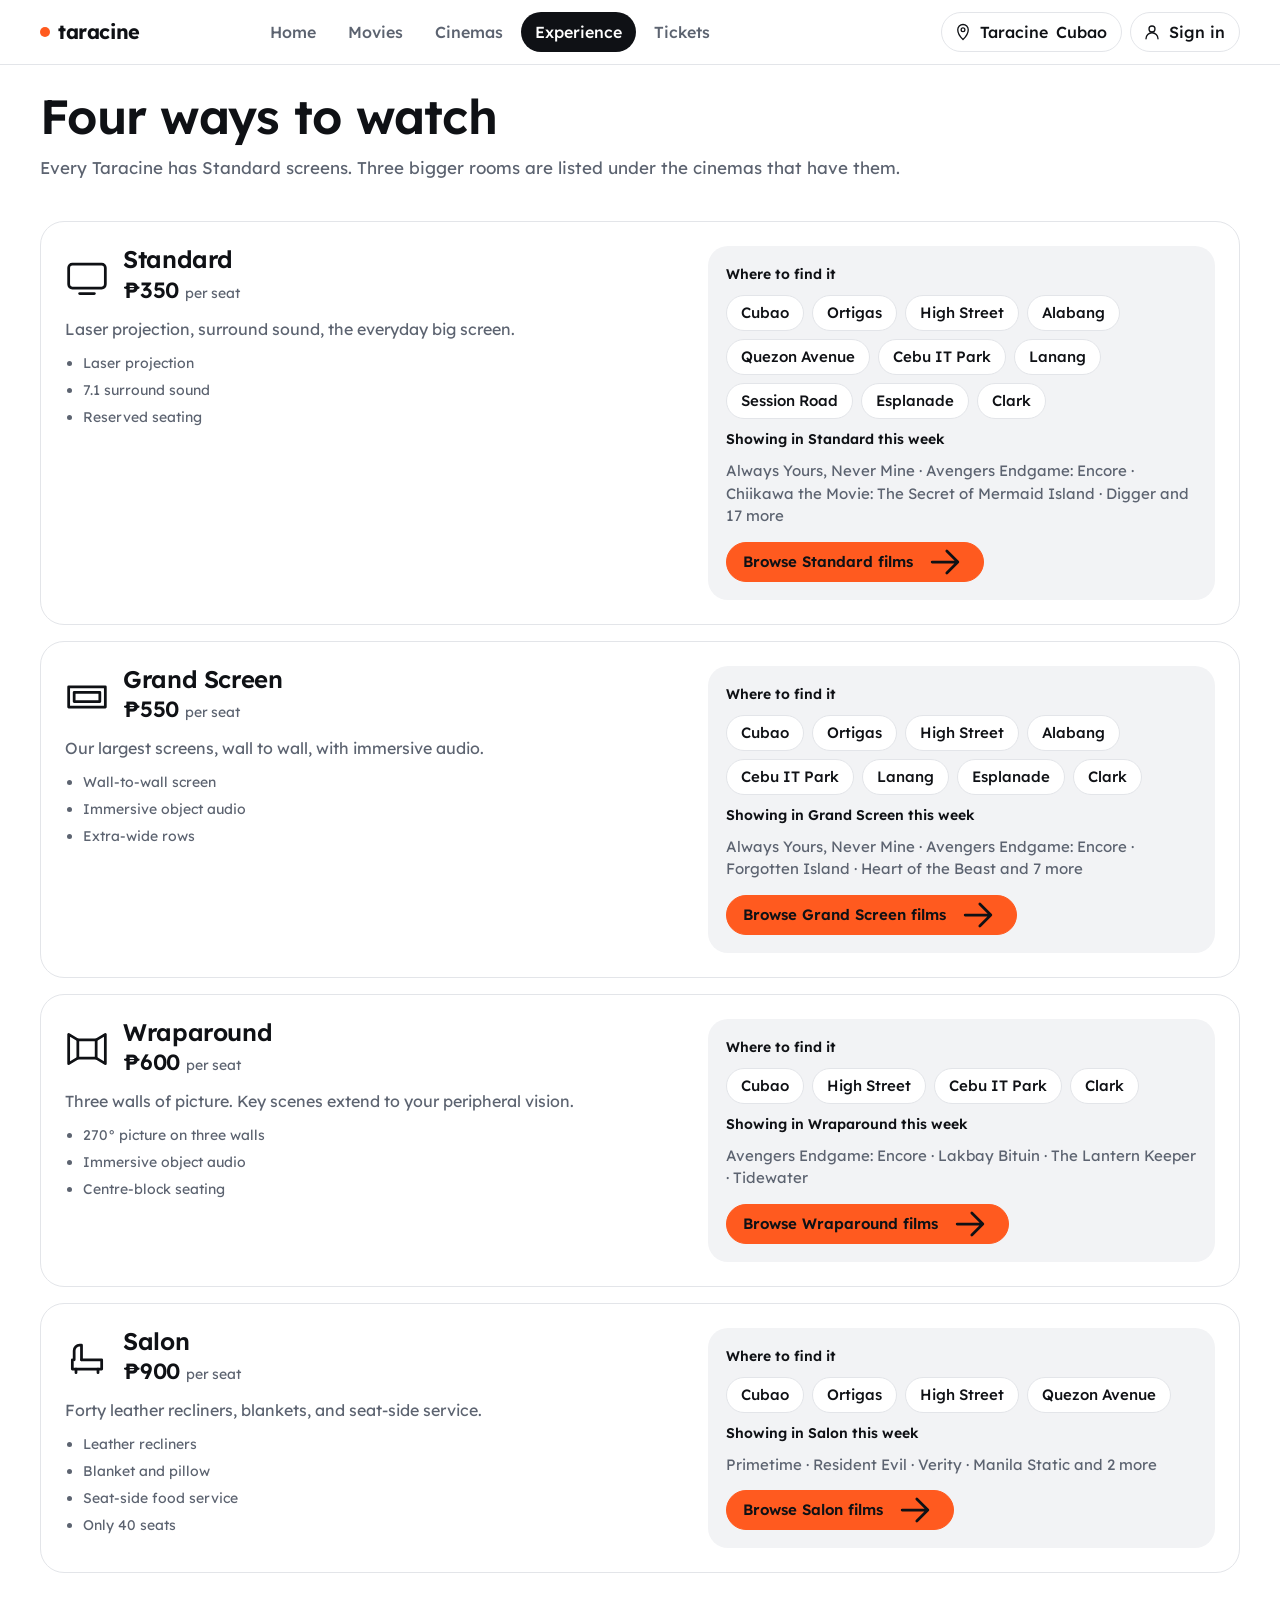
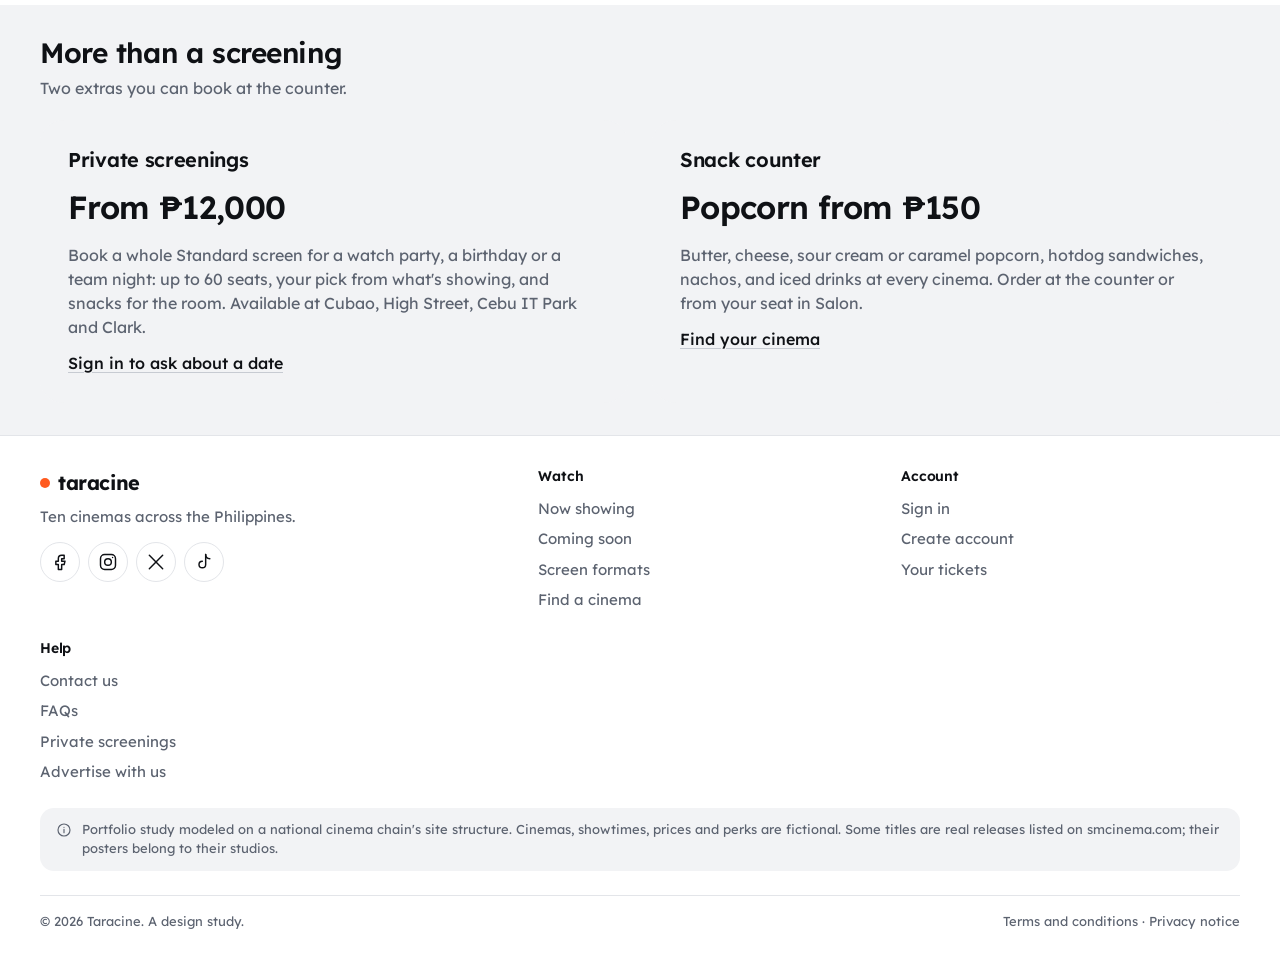
<file: experience.html>
<!doctype html>
<html lang="en">
<head>
<title>Experience — Taracine</title>
<meta charset="utf-8">
<meta name="viewport" content="width=device-width, initial-scale=1, viewport-fit=cover">
<meta name="description" content="Standard, Grand Screen, Wraparound and Salon: what each Taracine format offers and where to find it.">
<meta name="theme-color" content="#FFFFFF">
<link rel="preconnect" href="https://fonts.googleapis.com">
<link rel="preconnect" href="https://fonts.gstatic.com" crossorigin>
<link href="https://fonts.googleapis.com/css2?family=Lexend:wght@400;500;600;700&display=swap" rel="stylesheet">
<link rel="stylesheet" href="assets/css/taracine.css">
<link rel="icon" href="data:image/svg+xml,%3Csvg xmlns='http://www.w3.org/2000/svg' viewBox='0 0 32 32'%3E%3Crect width='32' height='32' rx='8' fill='%230F1115'/%3E%3Ccircle cx='16' cy='16' r='7' fill='%23FF5A1F'/%3E%3C/svg%3E">

</head>
<body data-page="experience">
<svg xmlns="http://www.w3.org/2000/svg" style="display:none" aria-hidden="true">
  <symbol id="i-home" viewBox="0 0 24 24"><path d="M3 11l9-8 9 8v9a1 1 0 0 1-1 1h-5v-6h-6v6H4a1 1 0 0 1-1-1z"/></symbol>
  <symbol id="i-film" viewBox="0 0 24 24"><rect x="3" y="4" width="18" height="16" rx="3"/><path d="M8 4v16M16 4v16M3 9h5M3 15h5M16 9h5M16 15h5"/></symbol>
  <symbol id="i-pin" viewBox="0 0 24 24"><path d="M12 22s7-6.5 7-13a7 7 0 0 0-14 0c0 6.5 7 13 7 13z"/><circle cx="12" cy="9" r="2.5"/></symbol>
  <symbol id="i-ticket" viewBox="0 0 24 24"><path d="M3 9V7a2 2 0 0 1 2-2h14a2 2 0 0 1 2 2v2a3 3 0 0 0 0 6v2a2 2 0 0 1-2 2H5a2 2 0 0 1-2-2v-2a3 3 0 0 0 0-6z"/><path d="M13 5v14"/></symbol>
  <symbol id="i-user" viewBox="0 0 24 24"><circle cx="12" cy="8" r="4"/><path d="M4 21a8 8 0 0 1 16 0"/></symbol>
  <symbol id="i-close" viewBox="0 0 24 24"><path d="M6 6l12 12M18 6L6 18"/></symbol>
  <symbol id="i-chevron" viewBox="0 0 24 24"><path d="M6 9l6 6 6-6"/></symbol>
  <symbol id="i-arrow" viewBox="0 0 24 24"><path d="M5 12h14M13 6l6 6-6 6"/></symbol>
  <symbol id="i-check" viewBox="0 0 24 24"><path d="M5 12l5 5L20 7"/></symbol>
  <symbol id="i-info" viewBox="0 0 24 24"><circle cx="12" cy="12" r="9"/><path d="M12 11v5M12 8h.01"/></symbol>
  <symbol id="i-clock" viewBox="0 0 24 24"><circle cx="12" cy="12" r="9"/><path d="M12 7v5l3 2"/></symbol>
  <symbol id="i-cal" viewBox="0 0 24 24"><rect x="3" y="5" width="18" height="16" rx="3"/><path d="M3 10h18M8 3v4M16 3v4"/></symbol>
  <symbol id="i-play" viewBox="0 0 24 24"><path d="M7 5v14l11-7z"/></symbol>
  <symbol id="i-open" viewBox="0 0 24 24"><path d="M7 17L17 7M9 7h8v8"/></symbol>
  <symbol id="i-minus" viewBox="0 0 24 24"><path d="M6 12h12"/></symbol>
  <symbol id="i-plus" viewBox="0 0 24 24"><path d="M12 6v12M6 12h12"/></symbol>
  <symbol id="i-screen" viewBox="0 0 24 24"><rect x="2" y="5" width="20" height="13" rx="2"/><path d="M8 21h8"/></symbol>
  <symbol id="i-grand" viewBox="0 0 24 24"><path d="M2 7h20v11H2z"/><path d="M5 10h14v5H5z"/></symbol>
  <symbol id="i-wrap" viewBox="0 0 24 24"><path d="M7 7h10v10H7z"/><path d="M7 7L2 4v16l5-3M17 7l5-3v16l-5-3"/></symbol>
  <symbol id="i-salon" viewBox="0 0 24 24"><path d="M5 13V8a3 3 0 0 1 3-3h1v8"/><path d="M9 13h11v5H4v-5"/><path d="M6 18v2M18 18v2"/></symbol>
  <symbol id="i-fb" viewBox="0 0 24 24"><path d="M14 8h3V4h-3a4 4 0 0 0-4 4v3H7v4h3v6h4v-6h3l1-4h-4V8z"/></symbol>
  <symbol id="i-ig" viewBox="0 0 24 24"><rect x="3" y="3" width="18" height="18" rx="5"/><circle cx="12" cy="12" r="4"/><path d="M17.5 6.5h.01"/></symbol>
  <symbol id="i-x" viewBox="0 0 24 24"><path d="M4 4l16 16M20 4L4 20"/></symbol>
  <symbol id="i-tt" viewBox="0 0 24 24"><path d="M14 3v12a4 4 0 1 1-4-4"/><path d="M14 3c0 3 2 5 5 5"/></symbol>
  <symbol id="i-wheel" viewBox="0 0 24 24"><circle cx="13" cy="4" r="2"/><path d="M11 7v6h5l3 6"/><path d="M8.5 11.5a5 5 0 1 0 7 7"/></symbol>
  <symbol id="i-reset" viewBox="0 0 24 24"><path d="M3 12a9 9 0 1 0 3-6.7"/><path d="M3 4v5h5"/></symbol>
</svg>

<header class="topbar">
  <div class="wrap topbar__in">
    <a class="wordmark" href="index.html"><i aria-hidden="true"></i>taracine</a>
    <nav class="nav" aria-label="Main">
      <a href="index.html" data-nav="home">Home</a>
      <a href="movies.html" data-nav="movies">Movies</a>
      <a href="cinemas.html" data-nav="cinemas">Cinemas</a>
      <a href="experience.html" data-nav="experience">Experience</a>
      <a href="tickets.html" data-nav="tickets">Tickets</a>
    </nav>
    <div class="topbar__right">
      <a class="pill" href="cinemas.html" id="cinema-pill" title="Your cinema"><svg class="icon"><use href="#i-pin"/></svg><span class="long">Taracine </span><span id="cinema-pill-name">Cubao</span></a>
      <a class="pill sign" href="login.html" id="sign-in" data-nav="login"><svg class="icon"><use href="#i-user"/></svg>Sign in</a>
    </div>
  </div>
</header>

<main id="main">
<div class="wrap">
  <section class="hero">
    <h1>Four ways to watch</h1>
    <p class="sub">Every Taracine has Standard screens. Three bigger rooms are listed under the cinemas that have them.</p>
  </section>
</div>
<section class="course" aria-labelledby="formats-title">
  <div class="wrap">
    <h2 id="formats-title" class="visually-hidden">Screen formats</h2>
    <div class="xp" id="xp"></div>
  </div>
</section>
<section class="course course--panel" aria-labelledby="more-title">
  <div class="wrap">
    <div class="course__head"><div class="lead"><h2 id="more-title">More than a screening</h2><p>Two extras you can book at the counter.</p></div></div>
    <div class="extras">
      <div class="extras__card">
        <h3>Private screenings</h3>
        <p class="big">From ₱12,000</p>
        <p>Book a whole Standard screen for a watch party, a birthday or a team night: up to 60 seats, your pick from what's showing, and snacks for the room. Available at Cubao, High Street, Cebu IT Park and Clark.</p>
        <a class="link" href="login.html">Sign in to ask about a date</a>
      </div>
      <div class="extras__card">
        <h3>Snack counter</h3>
        <p class="big">Popcorn from ₱150</p>
        <p>Butter, cheese, sour cream or caramel popcorn, hotdog sandwiches, nachos, and iced drinks at every cinema. Order at the counter or from your seat in Salon.</p>
        <a class="link" href="cinemas.html">Find your cinema</a>
      </div>
    </div>
  </div>
</section>

</main>
<footer class="footer">
  <div class="wrap">
    <div class="footer__grid">
      <div class="footer__brand">
        <span class="wordmark"><i aria-hidden="true"></i>taracine</span>
        <p class="muted">Ten cinemas across the Philippines.</p>
        <div class="footer__social">
          <a href="#" aria-label="Taracine on Facebook"><svg class="icon"><use href="#i-fb"/></svg></a>
          <a href="#" aria-label="Taracine on Instagram"><svg class="icon"><use href="#i-ig"/></svg></a>
          <a href="#" aria-label="Taracine on X"><svg class="icon"><use href="#i-x"/></svg></a>
          <a href="#" aria-label="Taracine on TikTok"><svg class="icon"><use href="#i-tt"/></svg></a>
        </div>
      </div>
      <div><h3>Watch</h3><ul><li><a href="movies.html">Now showing</a></li><li><a href="movies.html#soon">Coming soon</a></li><li><a href="experience.html">Screen formats</a></li><li><a href="cinemas.html">Find a cinema</a></li></ul></div>
      <div><h3>Account</h3><ul><li><a href="login.html">Sign in</a></li><li><a href="login.html?mode=signup">Create account</a></li><li><a href="tickets.html">Your tickets</a></li></ul></div>
      <div><h3>Help</h3><ul><li><a href="#">Contact us</a></li><li><a href="#">FAQs</a></li><li><a href="#">Private screenings</a></li><li><a href="#">Advertise with us</a></li></ul></div>
    </div>
    <p class="notice"><svg class="icon"><use href="#i-info"/></svg><span>Portfolio study modeled on a national cinema chain's site structure. Cinemas, showtimes, prices and perks are fictional. Some titles are real releases listed on smcinema.com; their posters belong to their studios.</span></p>
    <div class="footer__legal"><span>© 2026 Taracine. A design study.</span><span><a href="#">Terms and conditions</a> · <a href="#">Privacy notice</a></span></div>
  </div>
</footer>

<nav class="tabbar" aria-label="Sections">
  <a href="index.html" data-nav="home"><svg class="icon"><use href="#i-home"/></svg>Home</a>
  <a href="movies.html" data-nav="movies"><svg class="icon"><use href="#i-film"/></svg>Movies</a>
  <a href="cinemas.html" data-nav="cinemas"><svg class="icon"><use href="#i-pin"/></svg>Cinemas</a>
  <a href="tickets.html" id="tab-tickets" data-nav="tickets"><svg class="icon"><use href="#i-ticket"/></svg>Tickets</a>
  <a href="login.html" id="tab-account" data-nav="login"><svg class="icon"><use href="#i-user"/></svg>Account</a>
</nav>

<dialog class="modal" id="profile-modal" aria-labelledby="profile-title">
  <form method="dialog" class="modal__card" id="profile-form">
    <div class="modal__head">
      <div><h2 id="profile-title">Your account</h2><p class="muted" id="profile-email"></p></div>
      <button class="modal__close" type="button" id="profile-close" aria-label="Close"><svg class="icon"><use href="#i-close"/></svg></button>
    </div>
    <div class="fgroup">
      <label for="profile-username">Username</label>
      <input class="input" type="text" id="profile-username" autocomplete="username" minlength="3" maxlength="24" pattern="[A-Za-z0-9_.]+">
      <small class="msg" id="profile-username-msg">Letters, numbers, dots and underscores. Saved through dummyjson.com.</small>
    </div>
    <p class="state" id="profile-state" hidden><svg class="icon"><use href="#i-info"/></svg><span></span></p>
    <div class="modal__actions">
      <button class="btn" type="button" id="profile-save">Save changes<svg class="icon"><use href="#i-arrow"/></svg></button>
      <button class="btn btn--ghost" type="button" id="profile-logout">Log out</button>
    </div>
  </form>
</dialog>

<script src="assets/js/data.js"></script>
<script src="assets/js/app.js"></script>
</body>
</html>
</file>
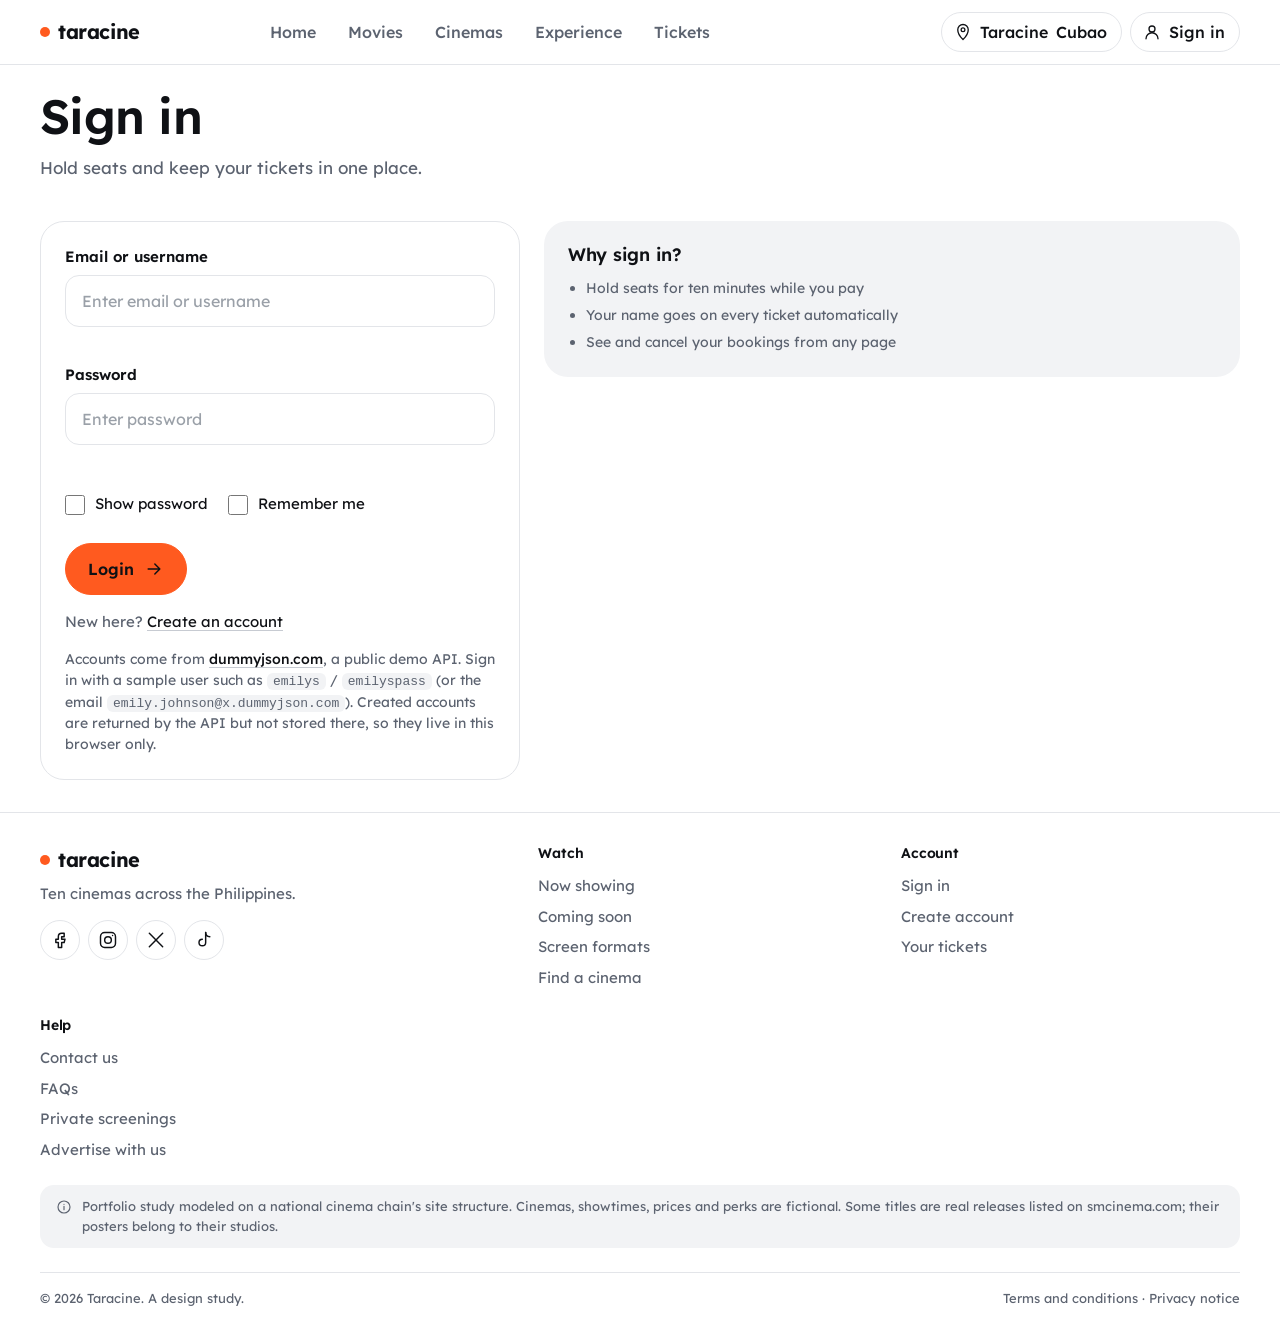
<file: login.html>
<!doctype html>
<html lang="en">
<head>
<title>Sign in — Taracine</title>
<meta charset="utf-8">
<meta name="viewport" content="width=device-width, initial-scale=1, viewport-fit=cover">
<meta name="description" content="Sign in to Taracine to hold seats and earn Cinema Points. A design study; login is simulated.">
<meta name="theme-color" content="#FFFFFF">
<link rel="preconnect" href="https://fonts.googleapis.com">
<link rel="preconnect" href="https://fonts.gstatic.com" crossorigin>
<link href="https://fonts.googleapis.com/css2?family=Lexend:wght@400;500;600;700&display=swap" rel="stylesheet">
<link rel="stylesheet" href="assets/css/taracine.css">
<link rel="icon" href="data:image/svg+xml,%3Csvg xmlns='http://www.w3.org/2000/svg' viewBox='0 0 32 32'%3E%3Crect width='32' height='32' rx='8' fill='%230F1115'/%3E%3Ccircle cx='16' cy='16' r='7' fill='%23FF5A1F'/%3E%3C/svg%3E">

</head>
<body data-page="login">
<svg xmlns="http://www.w3.org/2000/svg" style="display:none" aria-hidden="true">
  <symbol id="i-home" viewBox="0 0 24 24"><path d="M3 11l9-8 9 8v9a1 1 0 0 1-1 1h-5v-6h-6v6H4a1 1 0 0 1-1-1z"/></symbol>
  <symbol id="i-film" viewBox="0 0 24 24"><rect x="3" y="4" width="18" height="16" rx="3"/><path d="M8 4v16M16 4v16M3 9h5M3 15h5M16 9h5M16 15h5"/></symbol>
  <symbol id="i-pin" viewBox="0 0 24 24"><path d="M12 22s7-6.5 7-13a7 7 0 0 0-14 0c0 6.5 7 13 7 13z"/><circle cx="12" cy="9" r="2.5"/></symbol>
  <symbol id="i-ticket" viewBox="0 0 24 24"><path d="M3 9V7a2 2 0 0 1 2-2h14a2 2 0 0 1 2 2v2a3 3 0 0 0 0 6v2a2 2 0 0 1-2 2H5a2 2 0 0 1-2-2v-2a3 3 0 0 0 0-6z"/><path d="M13 5v14"/></symbol>
  <symbol id="i-user" viewBox="0 0 24 24"><circle cx="12" cy="8" r="4"/><path d="M4 21a8 8 0 0 1 16 0"/></symbol>
  <symbol id="i-close" viewBox="0 0 24 24"><path d="M6 6l12 12M18 6L6 18"/></symbol>
  <symbol id="i-chevron" viewBox="0 0 24 24"><path d="M6 9l6 6 6-6"/></symbol>
  <symbol id="i-arrow" viewBox="0 0 24 24"><path d="M5 12h14M13 6l6 6-6 6"/></symbol>
  <symbol id="i-check" viewBox="0 0 24 24"><path d="M5 12l5 5L20 7"/></symbol>
  <symbol id="i-info" viewBox="0 0 24 24"><circle cx="12" cy="12" r="9"/><path d="M12 11v5M12 8h.01"/></symbol>
  <symbol id="i-clock" viewBox="0 0 24 24"><circle cx="12" cy="12" r="9"/><path d="M12 7v5l3 2"/></symbol>
  <symbol id="i-cal" viewBox="0 0 24 24"><rect x="3" y="5" width="18" height="16" rx="3"/><path d="M3 10h18M8 3v4M16 3v4"/></symbol>
  <symbol id="i-play" viewBox="0 0 24 24"><path d="M7 5v14l11-7z"/></symbol>
  <symbol id="i-open" viewBox="0 0 24 24"><path d="M7 17L17 7M9 7h8v8"/></symbol>
  <symbol id="i-minus" viewBox="0 0 24 24"><path d="M6 12h12"/></symbol>
  <symbol id="i-plus" viewBox="0 0 24 24"><path d="M12 6v12M6 12h12"/></symbol>
  <symbol id="i-screen" viewBox="0 0 24 24"><rect x="2" y="5" width="20" height="13" rx="2"/><path d="M8 21h8"/></symbol>
  <symbol id="i-grand" viewBox="0 0 24 24"><path d="M2 7h20v11H2z"/><path d="M5 10h14v5H5z"/></symbol>
  <symbol id="i-wrap" viewBox="0 0 24 24"><path d="M7 7h10v10H7z"/><path d="M7 7L2 4v16l5-3M17 7l5-3v16l-5-3"/></symbol>
  <symbol id="i-salon" viewBox="0 0 24 24"><path d="M5 13V8a3 3 0 0 1 3-3h1v8"/><path d="M9 13h11v5H4v-5"/><path d="M6 18v2M18 18v2"/></symbol>
  <symbol id="i-fb" viewBox="0 0 24 24"><path d="M14 8h3V4h-3a4 4 0 0 0-4 4v3H7v4h3v6h4v-6h3l1-4h-4V8z"/></symbol>
  <symbol id="i-ig" viewBox="0 0 24 24"><rect x="3" y="3" width="18" height="18" rx="5"/><circle cx="12" cy="12" r="4"/><path d="M17.5 6.5h.01"/></symbol>
  <symbol id="i-x" viewBox="0 0 24 24"><path d="M4 4l16 16M20 4L4 20"/></symbol>
  <symbol id="i-tt" viewBox="0 0 24 24"><path d="M14 3v12a4 4 0 1 1-4-4"/><path d="M14 3c0 3 2 5 5 5"/></symbol>
  <symbol id="i-wheel" viewBox="0 0 24 24"><circle cx="13" cy="4" r="2"/><path d="M11 7v6h5l3 6"/><path d="M8.5 11.5a5 5 0 1 0 7 7"/></symbol>
  <symbol id="i-reset" viewBox="0 0 24 24"><path d="M3 12a9 9 0 1 0 3-6.7"/><path d="M3 4v5h5"/></symbol>
</svg>

<header class="topbar">
  <div class="wrap topbar__in">
    <a class="wordmark" href="index.html"><i aria-hidden="true"></i>taracine</a>
    <nav class="nav" aria-label="Main">
      <a href="index.html" data-nav="home">Home</a>
      <a href="movies.html" data-nav="movies">Movies</a>
      <a href="cinemas.html" data-nav="cinemas">Cinemas</a>
      <a href="experience.html" data-nav="experience">Experience</a>
      <a href="tickets.html" data-nav="tickets">Tickets</a>
    </nav>
    <div class="topbar__right">
      <a class="pill" href="cinemas.html" id="cinema-pill" title="Your cinema"><svg class="icon"><use href="#i-pin"/></svg><span class="long">Taracine </span><span id="cinema-pill-name">Cubao</span></a>
      <a class="pill sign" href="login.html" id="sign-in" data-nav="login"><svg class="icon"><use href="#i-user"/></svg>Sign in</a>
    </div>
  </div>
</header>

<main id="main">
<div class="wrap">
  <section class="hero">
    <h1 id="login-h1">Sign in</h1>
    <p class="sub" id="login-sub">Hold seats and keep your tickets in one place.</p>
  </section>
</div>
<section class="course" aria-labelledby="login-title">
  <div class="wrap login">
    <h2 id="login-title" class="visually-hidden">Student Login</h2>
    <div class="login__card">
      <p class="state" id="signed-in" hidden><svg class="icon"><use href="#i-check"/></svg><span>Signed in as <b></b>. <button type="button" class="link" id="sign-out">Sign out</button></span></p>
      <form id="loginForm" novalidate>
        <div class="fgroup fgroup--names" id="name-fields" hidden>
          <div><label for="firstName">First name</label><input class="input" type="text" id="firstName" placeholder="First name" autocomplete="given-name"><small class="msg" id="firstNameError"></small></div>
          <div><label for="lastName">Last name</label><input class="input" type="text" id="lastName" placeholder="Last name" autocomplete="family-name"><small class="msg" id="lastNameError"></small></div>
        </div>
        <div class="fgroup">
          <label for="email" id="email-label">Email or username</label>
          <input class="input" type="text" id="email" name="email" placeholder="Enter email or username" autocomplete="username" aria-describedby="emailError">
          <small class="msg" id="emailError" aria-live="polite"></small>
        </div>
        <div class="fgroup">
          <label for="password">Password</label>
          <input class="input" type="password" id="password" name="password" placeholder="Enter password" autocomplete="current-password" aria-describedby="passwordError">
          <small class="msg" id="passwordError" aria-live="polite"></small>
        </div>
        <div class="checks">
          <label class="check"><input type="checkbox" id="showPassword"><span>Show password</span></label>
          <label class="check"><input type="checkbox" id="rememberMe"><span>Remember me</span></label>
        </div>
        <button class="btn" type="submit" id="loginBtn">Login<svg class="icon"><use href="#i-arrow"/></svg></button>
        <p class="muted" style="font-size:.9375rem">New here? <button type="button" class="link" id="mode-toggle">Create an account</button></p>
        <p class="state" id="output" hidden aria-live="polite"></p>
      </form>
      <p class="muted login__fine">Accounts come from <a class="link" href="https://dummyjson.com/users" rel="noopener" target="_blank">dummyjson.com</a>, a public demo API. Sign in with a sample user such as <code>emilys</code> / <code>emilyspass</code> (or the email <code>emily.johnson@x.dummyjson.com</code>). Created accounts are returned by the API but not stored there, so they live in this browser only.</p>
    </div>
    <aside class="login__side">
      <h3>Why sign in?</h3>
      <ul class="perks">
        <li>Hold seats for ten minutes while you pay</li>
        <li>Your name goes on every ticket automatically</li>
        <li>See and cancel your bookings from any page</li>
      </ul>
    </aside>
  </div>
</section>

</main>
<footer class="footer">
  <div class="wrap">
    <div class="footer__grid">
      <div class="footer__brand">
        <span class="wordmark"><i aria-hidden="true"></i>taracine</span>
        <p class="muted">Ten cinemas across the Philippines.</p>
        <div class="footer__social">
          <a href="#" aria-label="Taracine on Facebook"><svg class="icon"><use href="#i-fb"/></svg></a>
          <a href="#" aria-label="Taracine on Instagram"><svg class="icon"><use href="#i-ig"/></svg></a>
          <a href="#" aria-label="Taracine on X"><svg class="icon"><use href="#i-x"/></svg></a>
          <a href="#" aria-label="Taracine on TikTok"><svg class="icon"><use href="#i-tt"/></svg></a>
        </div>
      </div>
      <div><h3>Watch</h3><ul><li><a href="movies.html">Now showing</a></li><li><a href="movies.html#soon">Coming soon</a></li><li><a href="experience.html">Screen formats</a></li><li><a href="cinemas.html">Find a cinema</a></li></ul></div>
      <div><h3>Account</h3><ul><li><a href="login.html">Sign in</a></li><li><a href="login.html?mode=signup">Create account</a></li><li><a href="tickets.html">Your tickets</a></li></ul></div>
      <div><h3>Help</h3><ul><li><a href="#">Contact us</a></li><li><a href="#">FAQs</a></li><li><a href="#">Private screenings</a></li><li><a href="#">Advertise with us</a></li></ul></div>
    </div>
    <p class="notice"><svg class="icon"><use href="#i-info"/></svg><span>Portfolio study modeled on a national cinema chain's site structure. Cinemas, showtimes, prices and perks are fictional. Some titles are real releases listed on smcinema.com; their posters belong to their studios.</span></p>
    <div class="footer__legal"><span>© 2026 Taracine. A design study.</span><span><a href="#">Terms and conditions</a> · <a href="#">Privacy notice</a></span></div>
  </div>
</footer>

<nav class="tabbar" aria-label="Sections">
  <a href="index.html" data-nav="home"><svg class="icon"><use href="#i-home"/></svg>Home</a>
  <a href="movies.html" data-nav="movies"><svg class="icon"><use href="#i-film"/></svg>Movies</a>
  <a href="cinemas.html" data-nav="cinemas"><svg class="icon"><use href="#i-pin"/></svg>Cinemas</a>
  <a href="tickets.html" id="tab-tickets" data-nav="tickets"><svg class="icon"><use href="#i-ticket"/></svg>Tickets</a>
  <a href="login.html" id="tab-account" data-nav="login"><svg class="icon"><use href="#i-user"/></svg>Account</a>
</nav>

<dialog class="modal" id="profile-modal" aria-labelledby="profile-title">
  <form method="dialog" class="modal__card" id="profile-form">
    <div class="modal__head">
      <div><h2 id="profile-title">Your account</h2><p class="muted" id="profile-email"></p></div>
      <button class="modal__close" type="button" id="profile-close" aria-label="Close"><svg class="icon"><use href="#i-close"/></svg></button>
    </div>
    <div class="fgroup">
      <label for="profile-username">Username</label>
      <input class="input" type="text" id="profile-username" autocomplete="username" minlength="3" maxlength="24" pattern="[A-Za-z0-9_.]+">
      <small class="msg" id="profile-username-msg">Letters, numbers, dots and underscores. Saved through dummyjson.com.</small>
    </div>
    <p class="state" id="profile-state" hidden><svg class="icon"><use href="#i-info"/></svg><span></span></p>
    <div class="modal__actions">
      <button class="btn" type="button" id="profile-save">Save changes<svg class="icon"><use href="#i-arrow"/></svg></button>
      <button class="btn btn--ghost" type="button" id="profile-logout">Log out</button>
    </div>
  </form>
</dialog>

<script src="assets/js/data.js"></script>
<script src="assets/js/app.js"></script>
</body>
</html>
</file>
<file: assets/css/taracine.css>
/* Taracine — Kiosk Clarity
   One task per course, oversized targets, a visible step rail, one orange accent rationed by role.
   One typeface (Lexend). White ground, light panels, hairlines. No gradients, no glow, no shadows. */

:root {
  --bg: #FFFFFF;
  --panel: #F2F3F5;
  --panel-2: #E9EBEF;
  --line: #E3E5E9;
  --ink: #0F1115;
  --mid: #5C6370;
  --accent: #FF5A1F;
  --accent-hover: #E84A12;
  --accent-soft: #FFE9DF;
  --accent-ink: #9A3208;
  --on-accent: #0F1115;
  --on-accent-soft: #4A1C09;
  --ok: #1E9E6A;
  --ok-soft: #E3F5EC;
  --warn-ink: #8A4B00;
  --font: "Lexend", system-ui, -apple-system, "Segoe UI", Roboto, sans-serif;
  --r: 20px;
  --r-lg: 24px;
  --r-pill: 999px;
  --max: 1200px;
  --gutter: 24px;
  --tap: 48px;
  --t: 180ms cubic-bezier(0.2, 0.8, 0.2, 1);
}

*, *::before, *::after { box-sizing: border-box; }
html { -webkit-text-size-adjust: 100%; scroll-behavior: smooth; scroll-padding-top: 88px; }
body { margin: 0; background: var(--bg); color: var(--ink); font-family: var(--font); font-size: 1rem; line-height: 1.5; font-feature-settings: "tnum" 1; padding-bottom: 0; }
img, svg { display: block; max-width: 100%; }
[hidden] { display: none !important; }
button, input, select { font: inherit; color: inherit; }
button { cursor: pointer; }
a { color: inherit; text-decoration: none; }
h1, h2, h3 { margin: 0; font-weight: 600; line-height: 1.15; letter-spacing: -0.015em; text-wrap: balance; }
h1 { font-size: 2.5rem; }
h2 { font-size: 1.75rem; }
h3 { font-size: 1.25rem; }
p { margin: 0; }
ul { margin: 0; padding: 0; list-style: none; }
.visually-hidden { position: absolute !important; width: 1px; height: 1px; overflow: hidden; clip: rect(0 0 0 0); white-space: nowrap; }
.muted { color: var(--mid); }

::selection { background: var(--accent-soft); color: var(--ink); }
:focus-visible { outline: 3px solid var(--accent); outline-offset: 2px; border-radius: 6px; }
html { scrollbar-color: #C7CBD2 var(--panel); }
::-webkit-scrollbar { width: 10px; height: 10px; }
::-webkit-scrollbar-track { background: var(--panel); }
::-webkit-scrollbar-thumb { background: #C7CBD2; border-radius: 10px; border: 2px solid var(--panel); }
input { caret-color: var(--accent); accent-color: var(--accent); }

.icon { width: 20px; height: 20px; stroke: currentColor; fill: none; stroke-width: 1.75; stroke-linecap: round; stroke-linejoin: round; flex-shrink: 0; }
.wrap { width: min(var(--max), 100% - var(--gutter) * 2); margin-inline: auto; }

/* ---------- top bar ---------- */
.topbar { position: sticky; top: 0; z-index: 30; background: rgba(255,255,255,0.92); backdrop-filter: saturate(140%) blur(10px); -webkit-backdrop-filter: saturate(140%) blur(10px); border-bottom: 1px solid var(--line); }
.topbar__in { height: 64px; display: flex; align-items: center; gap: 16px; }
.wordmark { display: inline-flex; align-items: center; gap: 8px; font-weight: 700; font-size: 1.25rem; letter-spacing: -0.02em; }
.wordmark i { width: 10px; height: 10px; border-radius: 50%; background: var(--accent); display: inline-block; }
.nav { display: flex; gap: 4px; margin-inline: auto; }
.nav a { display: inline-flex; align-items: center; height: 40px; padding: 0 14px; border-radius: var(--r-pill); font-weight: 500; color: var(--mid); transition: background var(--t), color var(--t); }
.nav a:hover { background: var(--panel); color: var(--ink); }
.nav a[aria-current="page"] { background: var(--ink); color: #fff; }
.topbar__right { display: flex; align-items: center; gap: 8px; margin-left: auto; }
.pill { display: inline-flex; align-items: center; gap: 8px; height: 40px; padding: 0 14px 0 12px; border-radius: var(--r-pill); border: 1px solid var(--line); background: var(--bg); font-weight: 500; white-space: nowrap; transition: background var(--t), border-color var(--t); }
.pill:hover { background: var(--panel); border-color: var(--panel-2); }
.pill .icon { width: 18px; height: 18px; }
.pill--ink { background: var(--ink); color: #fff; border-color: var(--ink); }
.pill--ink:hover { background: #2A2D33; border-color: #2A2D33; }

/* ---------- step rail ---------- */
.steps { display: flex; align-items: center; gap: 8px; padding: 20px 0 8px; overflow-x: auto; scrollbar-width: none; }
.steps::-webkit-scrollbar { display: none; }
.step { display: inline-flex; align-items: center; gap: 10px; min-height: 44px; padding: 6px 16px 6px 6px; border-radius: var(--r-pill); background: var(--panel); color: var(--mid); font-weight: 500; white-space: nowrap; transition: background var(--t), color var(--t); }
.step b { display: grid; place-items: center; width: 32px; height: 32px; border-radius: 50%; background: var(--bg); color: var(--ink); font-weight: 600; font-size: 0.9375rem; }
.step[aria-current="step"] { background: var(--accent); color: var(--on-accent); }
.step[aria-current="step"] b { background: #fff; color: var(--accent-ink); }
.step.done { background: var(--ok-soft); color: var(--ok); }
.step.done b { background: var(--ok); color: #fff; }
.step.done b .icon { width: 16px; height: 16px; stroke-width: 2.5; }
.steps .sep { width: 24px; height: 1px; background: var(--line); flex-shrink: 0; }
a.step:hover { background: var(--panel-2); color: var(--ink); }
a.step[aria-current="step"]:hover { background: var(--accent-hover); color: var(--on-accent); }

/* ---------- hero ---------- */
.hero { padding: 24px 0 8px; display: flex; flex-direction: column; gap: 10px; }
.hero h1 { font-size: clamp(2rem, 1.3rem + 2.4vw, 3rem); max-width: 18ch; }
.hero .sub { color: var(--mid); font-size: 1.0625rem; line-height: 1.6; }
.hero .sub > * + * { margin-left: 6px; }
.hero .sub > span + span:last-child:not([id]) { margin-left: 0; }
.hero .sub a, .link { color: var(--ink); font-weight: 500; text-decoration: underline; text-underline-offset: 3px; text-decoration-color: #C7CBD2; }
.hero .sub a:hover, .link:hover { text-decoration-color: var(--ink); }

/* ---------- courses ---------- */
.course { padding: 32px 0; }
.course + .course { border-top: 1px solid var(--line); }
.course--panel { background: var(--panel); border-top: 0 !important; }
.course--panel + .course { border-top: 0; }
.course__head { display: flex; align-items: center; justify-content: space-between; gap: 16px; flex-wrap: wrap; margin-bottom: 20px; }
.course__head p { color: var(--mid); max-width: 56ch; }
.course__head .lead { flex: 1 1 320px; display: flex; flex-direction: column; gap: 6px; }

/* segmented control */
.seg { display: inline-flex; padding: 4px; background: var(--panel); border-radius: var(--r-pill); gap: 2px; }
.course--panel .seg { background: var(--panel-2); }
.seg button { height: 40px; padding: 0 18px; white-space: nowrap; border: 0; border-radius: var(--r-pill); background: transparent; color: var(--mid); font-weight: 500; display: inline-flex; align-items: center; gap: 8px; transition: background var(--t), color var(--t); }
.seg button:hover { color: var(--ink); }
.seg button[aria-selected="true"] { background: var(--bg); color: var(--ink); font-weight: 600; }
.seg .count { font-size: 0.75rem; font-weight: 600; background: var(--panel-2); color: var(--mid); padding: 2px 8px; border-radius: var(--r-pill); }
.seg button[aria-selected="true"] .count { background: var(--accent-soft); color: var(--accent-ink); }

/* chips */
.chips { display: flex; flex-wrap: wrap; gap: 8px; }
.chip { display: inline-flex; align-items: center; gap: 6px; height: 36px; padding: 0 14px; border-radius: var(--r-pill); border: 1px solid var(--line); background: var(--bg); font-size: 0.9375rem; font-weight: 500; color: var(--ink); transition: background var(--t), border-color var(--t), color var(--t); }
button.chip:hover:not([aria-pressed="true"]) { background: var(--panel); }
.chip[aria-pressed="true"] { background: var(--ink); color: #fff; border-color: var(--ink); }
.chip--sm { height: 26px; padding: 0 10px; font-size: 0.75rem; font-weight: 600; letter-spacing: 0.02em; background: var(--panel); border-color: transparent; color: var(--mid); }
.rating { display: inline-grid; place-items: center; height: 26px; min-width: 36px; padding: 0 8px; border-radius: 8px; background: var(--ink); color: #fff; font-size: 0.75rem; font-weight: 700; letter-spacing: 0.02em; }
.rating--g { background: var(--ok); }
.rating--r16, .rating--r18 { background: #B3261E; }

/* buttons */
.btn { display: inline-flex; align-items: center; justify-content: center; gap: 10px; height: 52px; padding: 0 22px; border-radius: var(--r-pill); border: 1px solid var(--accent); background: var(--accent); color: var(--on-accent); font-weight: 600; font-size: 1rem; white-space: nowrap; transition: background var(--t), border-color var(--t), transform var(--t); }
.btn:hover { background: var(--accent-hover); border-color: var(--accent-hover); }
.btn:active { transform: scale(0.98); }
.btn:disabled { background: var(--panel-2); border-color: var(--panel-2); color: var(--mid); cursor: not-allowed; transform: none; }
.btn--ghost { background: var(--bg); color: var(--ink); border-color: var(--line); }
.btn--ghost:hover { background: var(--panel); border-color: var(--panel-2); }
.btn--ink { background: var(--ink); border-color: var(--ink); color: #fff; }
.btn--ok { color: #fff; }
.btn--ink:hover { background: #2A2D33; border-color: #2A2D33; }
.btn--sm { height: 40px; padding: 0 16px; font-size: 0.9375rem; }
.btn--ok { background: var(--ok); border-color: var(--ok); }

/* ---------- poster tiles ---------- */
.tiles { display: grid; grid-template-columns: repeat(5, minmax(0, 1fr)); gap: 24px 20px; }
.tile { position: relative; display: flex; flex-direction: column; gap: 10px; padding: 8px; margin: -8px; border-radius: var(--r-lg); border: 2px solid transparent; transition: border-color var(--t), background var(--t); cursor: pointer; }
.tile:hover { background: var(--panel); }
.course--panel .tile:hover { background: var(--panel-2); }
.tile[aria-pressed="true"] { border-color: var(--accent); background: var(--accent-soft); }
.tile__art { position: relative; border-radius: var(--r); overflow: hidden; background: var(--panel); aspect-ratio: 2 / 3; }
.tile__art img { width: 100%; height: 100%; object-fit: cover; }
.tile__art .rating { position: absolute; top: 10px; left: 10px; }
.tile__body { display: flex; flex-direction: column; gap: 4px; padding: 0 4px 4px; }
.tile__title { font-weight: 500; font-size: 1.0625rem; line-height: 1.3; transition: font-weight var(--t), font-size var(--t); }
.tile[aria-pressed="true"] .tile__title { font-weight: 600; font-size: 1.125rem; }
.tile__meta { color: var(--mid); font-size: 0.875rem; display: flex; flex-wrap: wrap; gap: 2px 8px; }
.tile__next { font-size: 0.9375rem; font-weight: 500; display: flex; align-items: center; gap: 6px; }
.tile__next .icon { width: 16px; height: 16px; color: var(--ink); }
.tile__next.soon .icon { color: var(--mid); }
.tile__open { position: absolute; top: 18px; right: 18px; width: 36px; height: 36px; border-radius: 50%; background: rgba(255,255,255,0.92); border: 0; display: grid; place-items: center; color: var(--ink); opacity: 0; transition: opacity var(--t), background var(--t); }
.tile:hover .tile__open, .tile:focus-within .tile__open, .tile[aria-pressed="true"] .tile__open { opacity: 1; }
.tile__open:hover { background: #fff; }
.tile__open .icon { width: 18px; height: 18px; }
.rail { display: grid; grid-auto-flow: column; grid-auto-columns: minmax(180px, 1fr); gap: 20px; overflow-x: auto; padding: 8px 8px 12px; margin: -8px -8px -4px; scroll-snap-type: x proximity; scrollbar-width: thin; }
.rail .tile { scroll-snap-align: start; margin: 0; }

/* empty */
.empty { grid-column: 1 / -1; padding: 40px 24px; border-radius: var(--r-lg); background: var(--panel); text-align: center; display: flex; flex-direction: column; gap: 6px; align-items: center; }
.empty h3 { font-size: 1.25rem; }
.empty p { color: var(--mid); max-width: 44ch; }

/* ---------- formats ---------- */
.formats { display: grid; grid-template-columns: repeat(4, minmax(0, 1fr)); gap: 16px; }
.format { background: var(--bg); border-radius: var(--r-lg); padding: 20px 22px; display: grid; grid-template-columns: 36px minmax(0, 1fr); grid-template-areas: "icon price" "icon name" "desc desc"; grid-template-rows: 26px 24px auto; column-gap: 14px; row-gap: 2px; align-items: start; border: 1px solid transparent; transition: border-color var(--t); }
.format .icon { grid-area: icon; }
.format h3 { grid-area: name; }
.format > p:not(.price) { grid-area: desc; margin-top: 10px; }
.format:hover { border-color: var(--line); }
.format .icon { width: 36px; height: 36px; color: var(--ink); stroke-width: 1.5; }
.format h3 { font-size: 1.125rem; }
.format p { color: var(--mid); font-size: 0.9375rem; }
.format .price { grid-area: price; margin: 0; font-weight: 600; font-size: 1.375rem; letter-spacing: -0.01em; line-height: 1.1; }
.format .price small { color: var(--mid); font-weight: 400; font-size: 0.875rem; margin-left: 4px; }

/* ---------- cinemas ---------- */
.cinemas { display: grid; grid-template-columns: repeat(2, minmax(0, 1fr)); gap: 12px; }
.cinema { display: grid; grid-template-columns: minmax(0, 1fr) auto; gap: 8px 16px; align-items: center; padding: 16px 18px; border-radius: var(--r); border: 1px solid var(--line); background: var(--bg); transition: border-color var(--t), background var(--t); }
.cinema:hover { border-color: var(--panel-2); background: var(--panel); }
.cinema[aria-pressed="true"] { border-color: var(--accent); background: var(--accent-soft); }
.cinema h3 { font-size: 1.0625rem; font-weight: 600; }
.cinema p { color: var(--mid); font-size: 0.875rem; }
.cinema .chips { grid-column: 1 / -1; }
.cinema .pick { grid-row: 1; grid-column: 2; }
.cinema[aria-pressed="true"] .pick { background: var(--ink); color: #fff; border-color: var(--ink); }

/* ---------- club ---------- */
.extras { display: grid; grid-template-columns: 1fr 1fr; gap: 24px; align-items: stretch; }
.extras__card { background: var(--panel); border-radius: var(--r-lg); padding: 28px; display: flex; flex-direction: column; gap: 12px; }
.extras__card h3 { font-size: 1.25rem; }
.extras__card p { color: var(--mid); }
.extras__card .big { font-size: 2rem; font-weight: 600; color: var(--ink); letter-spacing: -0.02em; }

/* ---------- film detail ---------- */
.film { display: grid; grid-template-columns: 260px minmax(0, 1fr); gap: 32px; padding: 24px 0 32px; align-items: start; }
.film__art { border-radius: var(--r); overflow: hidden; background: var(--panel); aspect-ratio: 2 / 3; }
.film__art img { width: 100%; height: 100%; object-fit: cover; }
.film__info { display: flex; flex-direction: column; gap: 14px; }
.film__info h1 { font-size: clamp(2rem, 1.3rem + 2.4vw, 3rem); }
.film__info .tag { font-size: 1.125rem; color: var(--mid); }
.specs { display: grid; grid-template-columns: repeat(3, minmax(0, 1fr)); gap: 12px; margin-top: 6px; }
.specs div { background: var(--panel); border-radius: 16px; padding: 12px 14px; }
.specs dt { font-size: 0.75rem; color: var(--mid); font-weight: 500; }
.specs dd { margin: 2px 0 0; font-weight: 500; font-size: 0.9375rem; }
.synopsis { max-width: 66ch; color: var(--ink); line-height: 1.6; }
.synopsis p + p { margin-top: 0.75em; }
.actions { display: flex; gap: 10px; flex-wrap: wrap; }

/* cinema & time */
.picker { display: grid; grid-template-columns: minmax(0, 1fr); gap: 20px; }
.picker__row { display: flex; flex-direction: column; gap: 10px; min-width: 0; }
.picker__row > .label { font-weight: 600; font-size: 0.9375rem; display: flex; align-items: center; justify-content: space-between; gap: 12px; }
.picker__row > .label span { color: var(--mid); font-weight: 400; }
.scroll { display: flex; gap: 8px; overflow-x: auto; padding: 4px; margin: -4px; scrollbar-width: none; }
.scroll::-webkit-scrollbar { display: none; }
.cpill { flex: 0 0 auto; display: inline-flex; flex-direction: column; align-items: flex-start; justify-content: center; min-height: 56px; padding: 8px 16px; border-radius: 16px; border: 1px solid var(--line); background: var(--bg); line-height: 1.2; transition: background var(--t), border-color var(--t); }
.cpill b { font-weight: 600; font-size: 0.9375rem; }
.cpill small { color: var(--mid); font-size: 0.75rem; }
.cpill:hover { background: var(--panel); }
.cpill[aria-pressed="true"] { background: var(--ink); color: #fff; border-color: var(--ink); }
.cpill[aria-pressed="true"] small { color: #B8BCC4; }
.dates { display: grid; grid-template-columns: repeat(7, minmax(0, 1fr)); gap: 8px; }
.date { display: flex; flex-direction: column; align-items: center; justify-content: center; gap: 2px; min-height: 64px; border-radius: 16px; border: 1px solid var(--line); background: var(--bg); line-height: 1.1; transition: background var(--t), border-color var(--t); }
.date small { font-size: 0.75rem; color: var(--mid); font-weight: 500; }
.date b { font-weight: 600; font-size: 1.125rem; }
.date:hover { background: var(--panel); }
.date[aria-pressed="true"] { background: var(--accent); border-color: var(--accent); color: var(--on-accent); }
.date[aria-pressed="true"] small { color: var(--on-accent-soft); }

.sessions { display: grid; gap: 12px; }
.group { border: 1px solid var(--line); border-radius: var(--r-lg); padding: 18px 20px; display: flex; flex-direction: column; gap: 14px; transition: opacity var(--t); }
.group.dim { opacity: 0.4; }
.group__head { display: flex; align-items: baseline; justify-content: space-between; gap: 12px; flex-wrap: wrap; }
.group__head h3 { font-size: 1.125rem; }
.group__head .price { font-weight: 600; }
.group__head p { flex-basis: 100%; color: var(--mid); font-size: 0.9375rem; }
.times { display: flex; flex-wrap: wrap; gap: 10px; }
.time { position: relative; display: inline-flex; flex-direction: column; align-items: flex-start; gap: 2px; min-width: 112px; min-height: 60px; padding: 10px 14px; border-radius: 16px; border: 1px solid var(--line); background: var(--bg); line-height: 1.15; transition: background var(--t), border-color var(--t), color var(--t); }
.time b { font-weight: 600; font-size: 1.0625rem; }
.time small { font-size: 0.75rem; color: var(--mid); }
.time:hover:not(:disabled) { background: var(--panel); }
.time[aria-pressed="true"] { background: var(--accent); border-color: var(--accent); color: var(--on-accent); }
.time[aria-pressed="true"] small { color: var(--on-accent-soft); }
.time.past { background: var(--panel); border-color: transparent; color: var(--mid); cursor: not-allowed; }
.time.past b { text-decoration: line-through; text-decoration-thickness: 2px; }
.time.soldout { border-style: dashed; color: var(--mid); cursor: not-allowed; }
.time.few small { color: var(--accent-ink); font-weight: 600; }
.time[aria-pressed="true"].few small { color: var(--on-accent); }
.time.next::after { content: "Next"; position: absolute; top: -9px; right: 12px; background: var(--ink); color: #fff; font-size: 0.625rem; font-weight: 600; letter-spacing: 0.04em; padding: 2px 7px; border-radius: var(--r-pill); }
.time[aria-pressed="true"].next::after { background: var(--ink); color: #fff; }
.legend { display: flex; flex-wrap: wrap; gap: 14px; color: var(--mid); font-size: 0.8125rem; }
.legend i { display: inline-block; width: 14px; height: 14px; border-radius: 4px; border: 1px solid var(--line); vertical-align: -2px; margin-right: 6px; }
.legend i.k-past { background: var(--panel); border-color: transparent; }
.legend i.k-sold { border-style: dashed; }
.legend i.k-next { background: var(--ink); border-color: var(--ink); }

/* tickets step */
.tickets { display: grid; grid-template-columns: minmax(0, 1fr) 360px; gap: 24px; align-items: start; }
.summary { background: var(--panel); border-radius: var(--r-lg); padding: 22px; display: grid; gap: 8px; }
.summary .row { display: flex; justify-content: space-between; gap: 12px; }
.summary .row span:first-child { color: var(--mid); }
.summary .total { border-top: 1px solid var(--panel-2); padding-top: 10px; margin-top: 4px; font-weight: 600; font-size: 1.25rem; }
.qty { display: inline-flex; align-items: center; border: 1px solid var(--line); border-radius: var(--r-pill); height: 52px; }
.qty button { width: 52px; height: 100%; border: 0; background: transparent; display: grid; place-items: center; color: var(--ink); border-radius: var(--r-pill); }
.qty button:hover:not(:disabled) { background: var(--panel); }
.qty button:disabled { color: var(--line); cursor: not-allowed; }
.qty output { min-width: 40px; text-align: center; font-weight: 600; font-size: 1.125rem; }
.state { display: flex; align-items: center; gap: 8px; padding: 12px 14px; border-radius: 14px; background: var(--ok-soft); color: #0F6B47; font-weight: 500; font-size: 0.9375rem; }
.state .icon { color: var(--ok); }
.state--info { background: var(--panel); color: var(--mid); }
.state--warn { background: #FFF3E0; color: var(--warn-ink); }
.state--warn .icon { color: #C76A00; }

/* ---------- continue bar ---------- */
.continue[data-show="false"] { visibility: hidden; transition: transform 220ms cubic-bezier(0.2, 0.8, 0.2, 1), visibility 0s linear 220ms; }
.continue { position: fixed; left: 0; right: 0; bottom: 0; z-index: 40; background: rgba(255,255,255,0.96); border-top: 1px solid var(--line); transform: translateY(100%); transition: transform 220ms cubic-bezier(0.2, 0.8, 0.2, 1); }
.continue[data-show="true"] { transform: translateY(0); }
.continue__in { min-height: 76px; display: flex; align-items: center; gap: 16px; padding: 12px 0; }
.continue__art { width: 40px; height: 60px; border-radius: 8px; overflow: hidden; background: var(--panel); flex-shrink: 0; }
.continue__art img { width: 100%; height: 100%; object-fit: cover; }
.continue__text { flex: 1 1 auto; min-width: 0; display: flex; flex-direction: column; line-height: 1.25; }
.continue__text b { font-weight: 600; white-space: nowrap; overflow: hidden; text-overflow: ellipsis; }
.continue__text span { color: var(--mid); font-size: 0.875rem; white-space: nowrap; overflow: hidden; text-overflow: ellipsis; }
.continue .btn { margin-left: auto; }
body[data-bar="true"] { padding-bottom: 92px; }

/* ---------- tab bar (mobile) ---------- */
.tabbar { display: none; }

/* ---------- footer ---------- */
.footer { border-top: 1px solid var(--line); padding: 32px 0 28px; color: var(--mid); font-size: 0.9375rem; }
.footer__grid { display: grid; grid-template-columns: 1.4fr 1fr 1fr 1fr; gap: 24px; }
.footer h3 { font-size: 0.875rem; font-weight: 600; color: var(--ink); margin-bottom: 10px; }
.footer li { padding: 4px 0; }
.footer li a:hover { color: var(--ink); text-decoration: underline; text-underline-offset: 3px; }
.footer__brand { display: flex; flex-direction: column; gap: 8px; color: var(--ink); }
.footer__social { display: flex; gap: 8px; margin-top: 6px; }
.footer__social a { width: 40px; height: 40px; border-radius: 50%; border: 1px solid var(--line); display: grid; place-items: center; color: var(--ink); }
.footer__social a:hover { background: var(--panel); }
.footer__legal { margin-top: 24px; padding-top: 16px; border-top: 1px solid var(--line); display: flex; justify-content: space-between; gap: 12px; flex-wrap: wrap; font-size: 0.8125rem; }
.notice { display: flex; gap: 10px; align-items: flex-start; padding: 12px 16px; border-radius: 14px; background: var(--panel); color: var(--mid); font-size: 0.8125rem; margin-top: 20px; }
.notice .icon { width: 16px; height: 16px; margin-top: 2px; }

/* ---------- motion ---------- */
@media (prefers-reduced-motion: reduce) {
  *, *::before, *::after { transition: none !important; animation: none !important; }
  html { scroll-behavior: auto; }
}

/* ---------- responsive ---------- */
@media (max-width: 1100px) {
  .tiles { grid-template-columns: repeat(4, minmax(0, 1fr)); }
  .formats { grid-template-columns: repeat(2, minmax(0, 1fr)); }
  .tickets { grid-template-columns: 1fr; }
  .footer__grid { grid-template-columns: 1fr 1fr; }
}
@media (max-width: 820px) {
  :root { --gutter: 16px; }
  .nav { display: none; }
  .topbar__in { height: 60px; }
  .topbar__right .pill span.long { display: none; }
  .sign { display: none; }
  .tiles { grid-template-columns: repeat(2, minmax(0, 1fr)); gap: 20px 14px; }
  .seg { display: flex; width: 100%; }
  .seg button { flex: 1; justify-content: center; padding: 0 10px; font-size: 0.9375rem; }
  .course__head .seg { order: -1; }
  .course__head > #now-title { position: absolute; width: 1px; height: 1px; overflow: hidden; clip: rect(0 0 0 0); white-space: nowrap; }
  #movies .course__head { margin-bottom: 16px; }
  .step:not([aria-current="step"]):not(.done) span { display: none; }
  .step:not([aria-current="step"]):not(.done) { padding-right: 6px; }
  .steps .sep { width: 12px; }
  .tile { padding: 6px; margin: -6px; }
  .tile__open { opacity: 1; top: 14px; right: 14px; }
  .rail { grid-auto-columns: 150px; }
  .cinemas { grid-template-columns: 1fr; }
  .extras { grid-template-columns: 1fr; }
  .film { grid-template-columns: 1fr; gap: 20px; }
  .film__art { max-width: 200px; }
  .dates { grid-template-columns: repeat(4, minmax(0, 1fr)); }
  .time { min-width: calc(50% - 5px); }
  .footer__grid { grid-template-columns: 1fr; gap: 20px; }
  body { padding-bottom: 72px; }
  body[data-bar="true"] { padding-bottom: 164px; }
  .continue { bottom: 64px; }
  .continue__in { min-height: 72px; }
  .continue .btn { padding: 0 18px; }
  .tabbar { position: fixed; left: 0; right: 0; bottom: 0; z-index: 50; display: grid; grid-template-columns: repeat(5, 1fr); height: 64px; background: rgba(255,255,255,0.96); border-top: 1px solid var(--line); padding-bottom: env(safe-area-inset-bottom); }
  .tabbar a { display: flex; flex-direction: column; align-items: center; justify-content: center; gap: 3px; color: var(--mid); font-size: 0.6875rem; font-weight: 500; }
  .tabbar a .icon { width: 22px; height: 22px; }
  .tabbar a[aria-current="page"] { color: var(--accent); }
  .tabbar a[aria-current="page"] .icon { stroke-width: 2.25; }
}
@media (max-width: 420px) {
  .tile__title { font-size: 1rem; }
  .tile[aria-pressed="true"] .tile__title { font-size: 1.0625rem; }
  .continue__text span { display: none; }
  .continue__text b { white-space: normal; display: -webkit-box; -webkit-line-clamp: 2; -webkit-box-orient: vertical; overflow: hidden; }
}

/* ---------- login form (Week 9 lesson pattern: .error / .valid-message / input.invalid / input.valid) ---------- */
.login { display: grid; grid-template-columns: minmax(0, 480px) minmax(0, 1fr); gap: 24px; align-items: start; }
.login__card { border: 1px solid var(--line); border-radius: var(--r-lg); padding: 24px; display: grid; gap: 16px; }
.login__side { background: var(--panel); border-radius: var(--r-lg); padding: 24px; display: grid; gap: 12px; align-content: start; }
.login__side h3 { font-size: 1.125rem; }
.login__fine { font-size: 0.875rem; }
.login__fine code { font-family: ui-monospace, SFMono-Regular, Menlo, monospace; font-size: 0.8125rem; background: var(--panel); padding: 1px 6px; border-radius: 6px; }
#loginForm { display: grid; gap: 16px; }
.fgroup { display: grid; gap: 6px; }
.fgroup label { font-weight: 600; font-size: 0.9375rem; }
.input { height: 52px; border-radius: 14px; border: 1px solid var(--line); background: var(--bg); padding: 0 16px; font-size: 1rem; width: 100%; transition: border-color var(--t), background var(--t); }
.input::placeholder { color: #9AA0A8; }
.input:hover { border-color: #C7CBD2; }
.input:focus { outline: none; border-color: var(--ink); }
.input:focus-visible { outline: 3px solid var(--accent); outline-offset: 2px; }
.input.invalid { border-color: #B3261E; background: #FFF5F4; }
.input.valid { border-color: var(--ok); }
.msg { min-height: 1.2em; font-size: 0.8125rem; color: var(--mid); }
.msg.error { color: #B3261E; font-weight: 500; }
.msg.valid-message { color: #0F6B47; font-weight: 500; }
.checks { display: flex; flex-wrap: wrap; gap: 8px 20px; }
.check { display: inline-flex; align-items: center; gap: 10px; min-height: 44px; font-size: 0.9375rem; cursor: pointer; }
.check input { width: 20px; height: 20px; margin: 0; accent-color: var(--accent); }
#loginForm .btn { justify-self: start; }
button.link { background: none; border: 0; padding: 0; font: inherit; cursor: pointer; }
.perks { display: grid; gap: 6px; font-size: 0.875rem; color: var(--mid); padding-left: 18px; list-style: disc; }
.format .perks { grid-area: perks; margin-top: 8px; }
.format { grid-template-areas: "icon price" "icon name" "desc desc" "perks perks"; }
.seats-line { font-size: 0.9375rem; color: var(--mid); }
.seats-line b { color: var(--ink); font-weight: 600; }
@media (max-width: 820px) {
  .login { grid-template-columns: 1fr; }
}

/* ---------- photographic posters: photo + title block composited in HTML ---------- */
.tile__art, .film__art { position: relative; }
.poster-cap { position: absolute; left: 0; right: 0; bottom: 0; padding: 36px 12px 12px; color: #fff; background: linear-gradient(to top, rgba(10,11,14,0.92) 0%, rgba(10,11,14,0.72) 55%, rgba(10,11,14,0) 100%); text-shadow: 0 1px 2px rgba(0,0,0,0.5); }
.poster-cap b { display: block; font-weight: 700; font-size: clamp(1rem, 0.6rem + 0.9vw, 1.375rem); line-height: 1.05; letter-spacing: -0.01em; text-transform: uppercase; text-wrap: balance; }
.poster-cap small { display: block; margin-top: 6px; font-size: 0.5625rem; letter-spacing: 0.14em; text-transform: uppercase; opacity: 0.85; font-weight: 500; }
.film__art .poster-cap b { font-size: 1.5rem; }
.film__art .poster-cap { padding: 48px 16px 16px; }
.tile__art img.photo { filter: saturate(1.05) contrast(1.05); }

/* ---------- seat picker ---------- */
.seatmap { border: 1px solid var(--line); border-radius: var(--r-lg); padding: 20px; display: grid; gap: 16px; }
.seatmap__legend { display: flex; flex-wrap: wrap; gap: 8px 20px; font-size: 0.875rem; color: var(--mid); align-items: center; }
.seatmap__legend span { display: inline-flex; align-items: center; gap: 8px; }
.seatmap__legend i { width: 18px; height: 18px; border-radius: 6px; display: inline-block; background: var(--panel-2); }
.seatmap__legend i.k-free { background: var(--ink); }
.seatmap__legend i.k-mine { background: var(--ok); }
.seatmap__legend i.k-other { background: #FFD9CC; border: 1px solid var(--accent); }
.seatmap__legend .icon { width: 18px; height: 18px; color: var(--ink); }
.screen { margin: 4px auto 0; width: min(70%, 560px); height: 28px; border-radius: 6px 6px 18px 18px; background: var(--panel-2); color: var(--mid); font-size: 0.75rem; font-weight: 600; display: grid; place-items: center; letter-spacing: 0.04em; }
.rows { display: grid; gap: 6px; overflow-x: auto; padding: 8px 4px 4px; justify-items: center; }
.row { display: grid; grid-template-columns: 24px 1fr 24px; align-items: center; gap: 10px; }
.row.gap { margin-top: 18px; }
.row > small { font-size: 0.75rem; font-weight: 600; color: var(--mid); text-align: center; }
.row__seats { display: flex; gap: 5px; }
.seat { width: 28px; height: 26px; border-radius: 8px 8px 6px 6px; border: 0; background: var(--ink); cursor: pointer; padding: 0; position: relative; transition: background var(--t), transform var(--t); color: #fff; }
.seat:hover:not(:disabled) { transform: translateY(-2px); }
.seat.aisle { visibility: hidden; pointer-events: none; }
.seat.taken { background: var(--panel-2); cursor: not-allowed; }
.seat.other { background: #FFD9CC; box-shadow: inset 0 0 0 1px var(--accent); cursor: not-allowed; }
.seat.mine { background: var(--ok); }
.seat.mine::after { content: ""; position: absolute; inset: 0; background: url("data:image/svg+xml,%3Csvg xmlns='http://www.w3.org/2000/svg' viewBox='0 0 24 24' fill='none' stroke='white' stroke-width='3' stroke-linecap='round' stroke-linejoin='round'%3E%3Cpath d='M5 12l5 5L20 7'/%3E%3C/svg%3E") center / 14px no-repeat; }
.seat.wheel { background: transparent; color: var(--ink); }
.seat.wheel .icon { width: 20px; height: 20px; margin: auto; stroke-width: 2; }
.seat.wheel.mine { color: var(--ok); }
.seat.wheel.taken { color: var(--panel-2); }
.seat.flash { animation: seat-flash 600ms steps(2, jump-none) 1; }
@keyframes seat-flash { 50% { background: var(--accent); } }
.seatmap__foot { display: flex; justify-content: space-between; align-items: center; gap: 12px; flex-wrap: wrap; }
.seatmap__picked { font-size: 0.9375rem; }
.seatmap__picked b { font-weight: 600; }
.live { display: inline-flex; align-items: center; gap: 8px; font-size: 0.8125rem; color: var(--mid); }
.live i { width: 8px; height: 8px; border-radius: 50%; background: var(--ok); display: inline-block; }
.live.busy i { background: var(--accent); }
@media (max-width: 820px) {
  .seatmap { padding: 14px; }
  .seat { width: 22px; height: 21px; border-radius: 6px 6px 5px 5px; }
  .row__seats { gap: 4px; }
  .seat.mine::after { background-size: 11px; }
}

/* ---------- cinemas page ---------- */
.search { flex: 1 1 320px; max-width: 420px; }
.cinemas--page .cinema { grid-template-columns: minmax(0, 1fr) auto; }
.cinema__today { grid-column: 1 / -1; display: flex; flex-wrap: wrap; gap: 6px 14px; font-size: 0.875rem; color: var(--mid); border-top: 1px solid var(--line); padding-top: 10px; margin-top: 2px; }
.cinema__today b { color: var(--ink); font-weight: 600; }
.cinema .actions { grid-row: 1; grid-column: 2; display: flex; gap: 8px; }

/* ---------- experience page ---------- */
.xp { display: grid; gap: 16px; }
.xp__item { display: grid; grid-template-columns: minmax(0, 1.1fr) minmax(0, 0.9fr); gap: 24px; border: 1px solid var(--line); border-radius: var(--r-lg); padding: 24px; align-items: start; }
.xp__item .icon { width: 44px; height: 44px; stroke-width: 1.5; }
.xp__head { display: flex; align-items: center; gap: 14px; margin-bottom: 10px; }
.xp__head h3 { font-size: 1.5rem; }
.xp__price { font-weight: 600; font-size: 1.375rem; letter-spacing: -0.01em; }
.xp__price small { color: var(--mid); font-weight: 400; font-size: 0.875rem; margin-left: 6px; }
.xp__blurb { color: var(--mid); margin: 6px 0 12px; max-width: 56ch; }
.xp__side { background: var(--panel); border-radius: var(--r); padding: 18px; display: grid; gap: 10px; }
.xp__side h4 { font-size: 0.875rem; font-weight: 600; margin: 0; }
.xp__side .chips .chip { background: var(--bg); }
.xp__side .actions { margin-top: 4px; }
@media (max-width: 820px) {
  .xp__item { grid-template-columns: 1fr; gap: 16px; padding: 18px; }
  .cinema .actions { grid-row: auto; grid-column: 1 / -1; }
  .cinemas--page .cinema { grid-template-columns: 1fr; }
}

/* ---------- sign-in prompt, payment, receipts ---------- */
.authbox { border: 1px solid var(--line); border-radius: var(--r-lg); padding: 20px 22px; display: grid; gap: 10px; background: var(--accent-soft); border-color: transparent; }
.authbox h3 { font-size: 1.125rem; }
.authbox p { color: var(--accent-ink); font-size: 0.9375rem; max-width: 60ch; }
.authbox .actions { margin-top: 4px; }
.fgroup--names { display: grid; grid-template-columns: 1fr 1fr; gap: 12px; }
.fgroup--names > div { display: grid; gap: 6px; }
.methods { display: grid; gap: 8px; }
.method { display: flex; align-items: center; gap: 14px; padding: 14px 16px; border: 1px solid var(--line); border-radius: 16px; cursor: pointer; transition: border-color var(--t), background var(--t); min-height: 64px; }
.method:hover { background: var(--panel); }
.method input { width: 20px; height: 20px; margin: 0; accent-color: var(--accent); flex-shrink: 0; }
.method span { display: grid; gap: 2px; }
.method b { font-weight: 600; }
.method small { color: var(--mid); font-size: 0.8125rem; }
.method:has(input:checked) { border-color: var(--ink); background: var(--panel); }
.method--demo:has(input:checked) { border-color: var(--accent); background: var(--accent-soft); }
.method--demo:has(input:checked) small { color: var(--accent-ink); }
.receipts { display: grid; grid-template-columns: repeat(auto-fill, minmax(340px, 1fr)); gap: 16px; }
.receipt { border: 1px solid var(--line); border-radius: var(--r-lg); overflow: hidden; display: grid; grid-template-rows: auto 1fr auto; transition: border-color var(--t); }
.receipt.new { border-color: var(--ok); }
.receipt__top { display: grid; grid-template-columns: 56px 1fr; gap: 14px; padding: 16px; border-bottom: 1px dashed var(--line); align-items: center; }
.receipt__top img { width: 56px; height: 84px; object-fit: cover; border-radius: 8px; background: var(--panel); }
.receipt__top h3 { font-size: 1.125rem; }
.receipt__top p { color: var(--mid); font-size: 0.875rem; }
.receipt__body { padding: 16px; display: grid; grid-template-columns: 1fr auto; gap: 14px; align-items: center; }
.receipt__rows { display: grid; gap: 6px; font-size: 0.9375rem; }
.receipt__rows div { display: flex; justify-content: space-between; gap: 12px; }
.receipt__rows span:first-child { color: var(--mid); }
.receipt__rows b { font-weight: 600; text-align: right; }
.qr { width: 96px; height: 96px; display: grid; grid-template-columns: repeat(12, 1fr); gap: 1px; padding: 6px; background: #fff; border: 1px solid var(--line); border-radius: 8px; }
.qr i { display: block; background: var(--ink); border-radius: 1px; }
.qr i.o { background: transparent; }
.receipt__foot { display: flex; justify-content: space-between; align-items: center; gap: 12px; padding: 12px 16px; background: var(--panel); font-size: 0.8125rem; color: var(--mid); flex-wrap: wrap; }
.receipt__foot b { font-family: ui-monospace, SFMono-Regular, Menlo, monospace; color: var(--ink); font-size: 0.875rem; letter-spacing: 0.04em; }
.receipt__foot .link { color: var(--ink); }
@media (max-width: 820px) {
  .fgroup--names { grid-template-columns: 1fr; }
  .receipts { grid-template-columns: 1fr; }
  .receipt__body { grid-template-columns: 1fr; }
  .qr { justify-self: start; }
}

/* ---------- online ticket document (receipt) ---------- */
.receipts { grid-template-columns: repeat(auto-fill, minmax(420px, 1fr)); gap: 24px; }
.doc { background: #fff; color: #111; border: 1px solid var(--line); border-radius: 12px; overflow: hidden; font-family: var(--font); }
.doc.new { border-color: var(--ok); }
.doc__head { text-align: center; padding: 22px 20px 14px; border-bottom: 1px solid #111; }
.doc__brand { display: inline-flex; align-items: center; gap: 10px; font-weight: 700; font-size: 1.75rem; letter-spacing: -0.02em; }
.doc__brand i { width: 34px; height: 34px; border-radius: 50%; border: 3px solid #111; display: inline-grid; place-items: center; }
.doc__brand i::after { content: ""; width: 12px; height: 12px; border-radius: 50%; background: var(--accent); }
.doc__title { font-weight: 700; font-size: 1.0625rem; letter-spacing: 0.04em; text-transform: uppercase; margin-top: 10px; }
.doc__operator { margin-top: 10px; font-size: 0.875rem; line-height: 1.35; }
.doc__operator b { display: block; font-weight: 600; text-transform: uppercase; letter-spacing: 0.02em; }
.doc__operator u { text-decoration: none; display: block; font-weight: 600; }
.doc__fiscal { padding: 12px 20px; border-bottom: 1px solid #111; display: grid; grid-template-columns: auto 1fr; gap: 2px 14px; font-size: 0.8125rem; font-family: ui-monospace, SFMono-Regular, Menlo, monospace; }
.doc__fiscal span:nth-child(odd) { font-weight: 700; }
.doc__ticket { border-bottom: 2px dashed #111; }
.doc__ticket:last-child { border-bottom: 0; }
.doc__body { display: grid; grid-template-columns: minmax(0, 1fr) auto; gap: 14px 18px; padding: 14px 20px 10px; align-items: start; }
.doc__kv { display: grid; grid-template-columns: auto 1fr; gap: 4px 12px; font-size: 0.9375rem; align-content: start; }
.doc__kv span:nth-child(odd) { color: #333; }
.doc__kv b { font-weight: 700; }
.doc__kv .movie { font-size: 1.5rem; line-height: 1.1; grid-column: 1 / -1; font-weight: 700; margin: 2px 0 6px; }
.doc__kv .plain { grid-column: 1 / -1; color: #333; font-size: 0.875rem; }
.doc__codes { display: grid; gap: 10px; justify-items: center; }
.doc__codes .qrbox { width: 120px; height: 120px; border: 1px dashed #BBB; border-radius: 4px; }
.doc__codes svg.barcode { width: 160px; height: 54px; }
.doc__codes small { font-family: ui-monospace, SFMono-Regular, Menlo, monospace; font-size: 0.75rem; letter-spacing: 0.08em; }
.doc__bar { display: grid; grid-template-columns: auto 1fr; align-items: center; gap: 12px; background: #111; color: #fff; padding: 10px 20px; }
.doc__bar span { font-weight: 700; font-size: 1rem; }
.doc__bar b { font-weight: 700; font-size: 2.25rem; text-align: center; letter-spacing: 0.02em; line-height: 1; }
.doc__amounts { padding: 10px 20px 12px; display: grid; grid-template-columns: 1fr auto; gap: 3px 16px; font-size: 0.9375rem; font-variant-numeric: tabular-nums; }
.doc__amounts span:nth-child(even) { text-align: right; font-weight: 600; }
.doc__amounts .due { border-top: 2px solid #111; margin-top: 4px; padding-top: 6px; font-weight: 700; }
.doc__amounts .due + .due { font-weight: 700; }
.doc__foot { display: flex; justify-content: space-between; align-items: center; gap: 12px; padding: 12px 20px; background: var(--panel); font-size: 0.8125rem; color: var(--mid); flex-wrap: wrap; }
.doc__foot .link { color: var(--ink); }
.doc__foot .locked { color: var(--mid); }
.doc__foot b { font-family: ui-monospace, SFMono-Regular, Menlo, monospace; color: var(--ink); }
.doc__ticket--more { padding: 6px 20px 10px; font-size: 0.8125rem; color: #333; }
@media (max-width: 820px) {
  .receipts { grid-template-columns: 1fr; }
  .doc__body { grid-template-columns: 1fr; }
  .doc__codes { justify-items: start; grid-auto-flow: column; align-items: center; }
  .doc__bar b { font-size: 1.75rem; }
}
@media print {
  .topbar, .tabbar, .footer, .hero .actions, .doc__foot, .continue { display: none !important; }
  body { background: #fff; padding: 0; }
  .receipts { grid-template-columns: 1fr; gap: 0; }
  .doc { border: 0; border-radius: 0; page-break-after: always; }
}
.doc__bar b.many { font-size: 1.25rem; line-height: 1.2; }

/* ---------- profile modal ---------- */
.modal { border: 0; padding: 0; background: transparent; max-width: min(440px, calc(100% - 32px)); width: 100%; }
.modal::backdrop { background: rgba(15, 17, 21, 0.45); }
.modal__card { background: var(--bg); border-radius: var(--r-lg); padding: 24px; display: grid; gap: 16px; border: 1px solid var(--line); }
.modal__head { display: flex; justify-content: space-between; align-items: flex-start; gap: 12px; }
.modal__head h2 { font-size: 1.375rem; }
.modal__head p { font-size: 0.9375rem; margin-top: 2px; }
.modal__close { width: 40px; height: 40px; border-radius: 50%; border: 1px solid var(--line); background: var(--bg); display: grid; place-items: center; color: var(--ink); }
.modal__close:hover { background: var(--panel); }
.modal__actions { display: flex; gap: 10px; flex-wrap: wrap; }
.footer__grid { grid-template-columns: 1.4fr 1fr 1fr; }
@media (max-width: 1100px) { .footer__grid { grid-template-columns: 1fr 1fr; } }
@media (max-width: 820px) { .footer__grid { grid-template-columns: 1fr; } }
</file>
